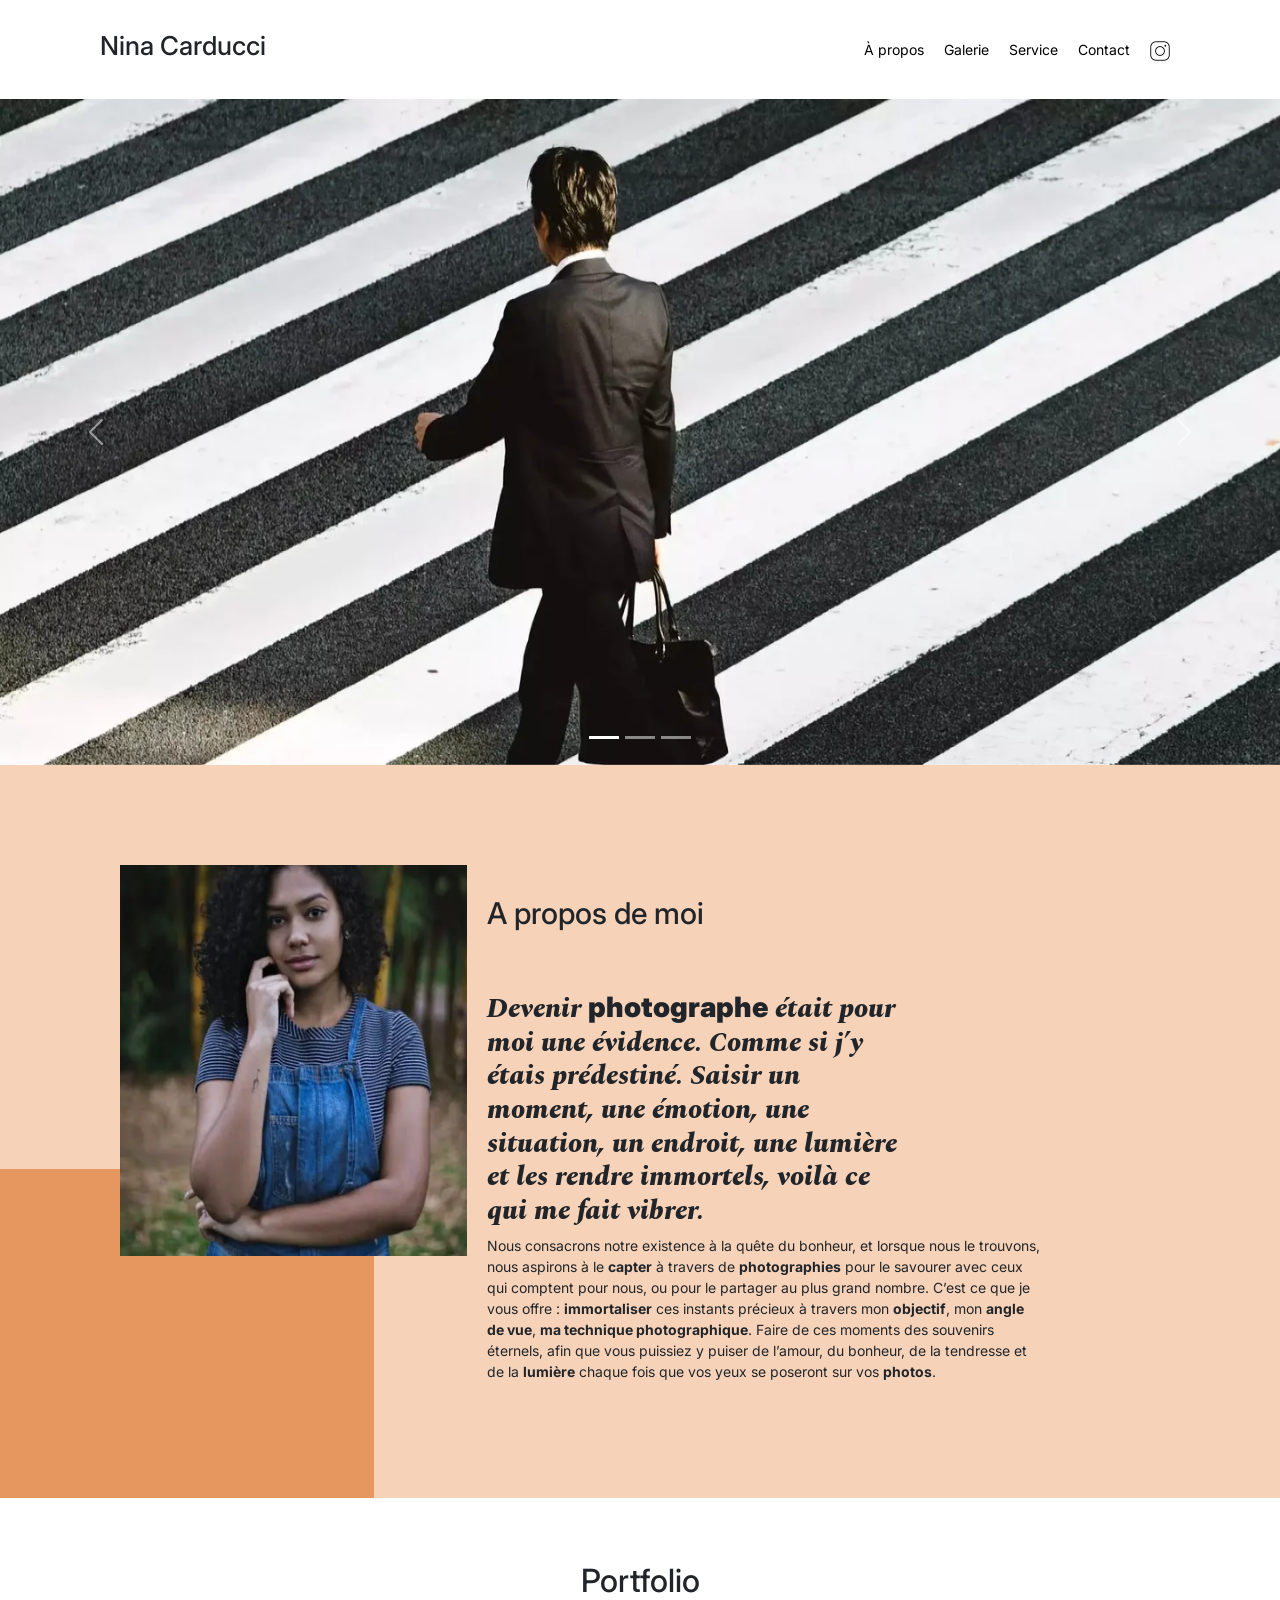
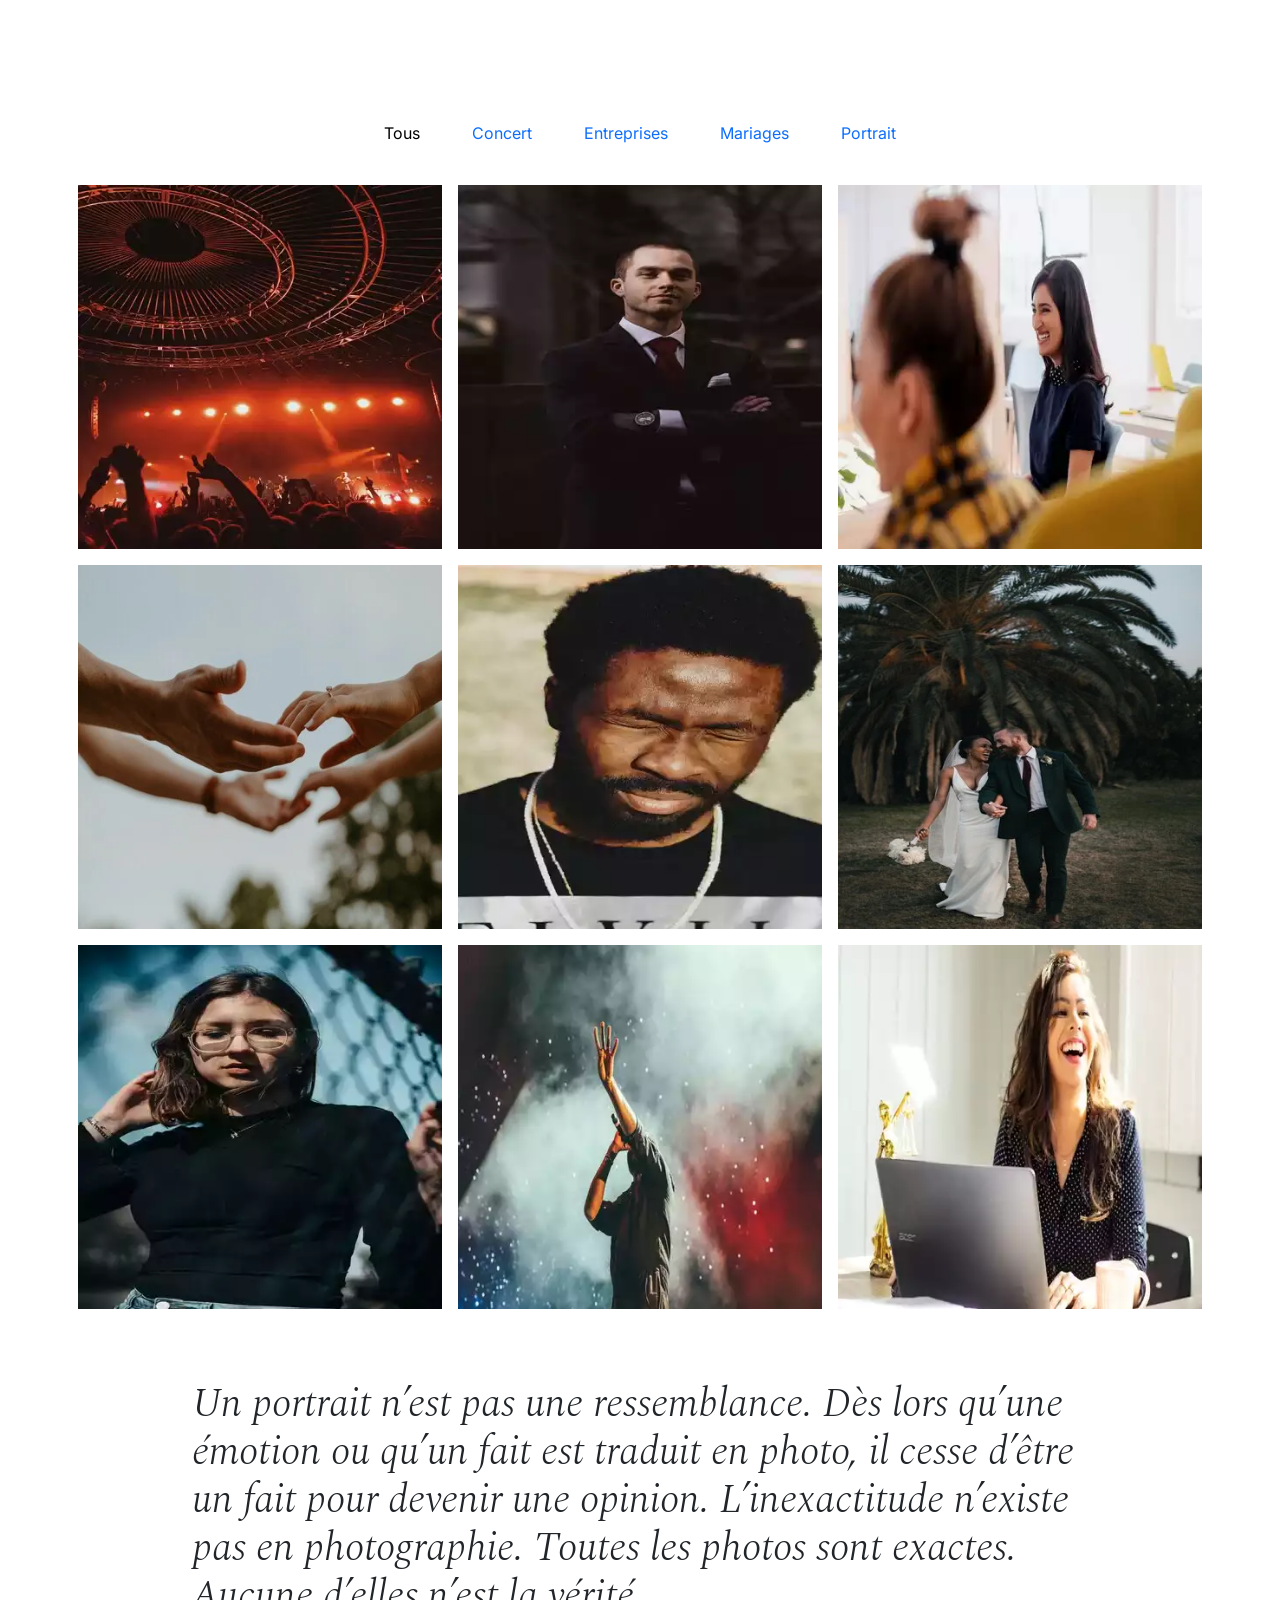
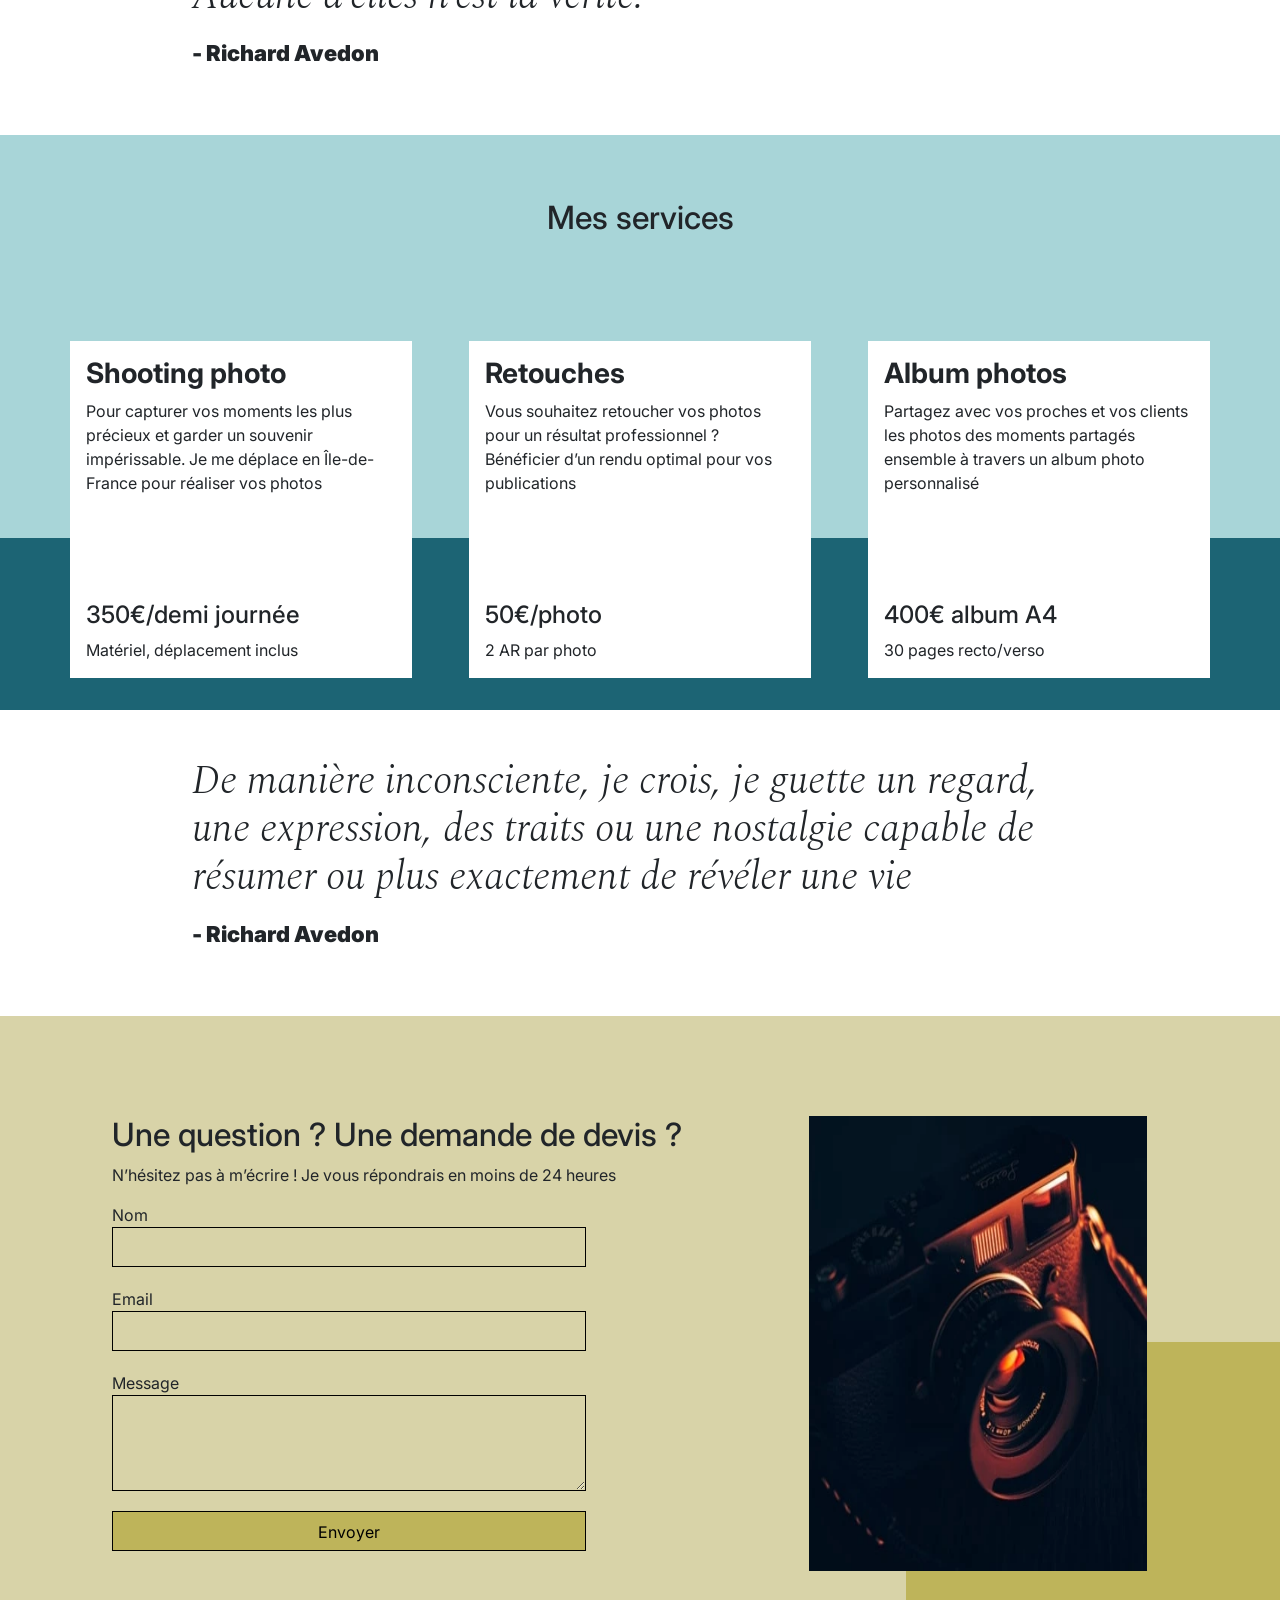
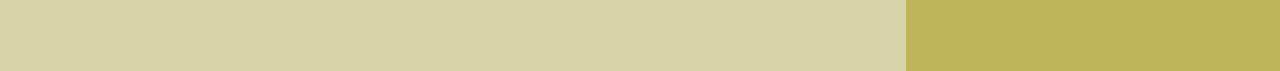
<file: index.html>
<!DOCTYPE html>
<html lang="fr">
	 <!-- ajout language -->
	<head>
		<meta name="viewport" content="width=device-width, initial-scale=1.0">
		<link rel="stylesheet" href="./assets/bootstrap/bootstrap.css">
		<link rel="stylesheet" href="./assets/style.min.css">
		<link rel="preconnect" href="https://fonts.googleapis.com">
		<link rel="preconnect" href="https://fonts.gstatic.com" crossorigin>
		<link href="https://fonts.googleapis.com/css2?family=Inter&family=Spectral:ital,wght@0,400;1,300;1,400;1,800&display=swap" rel="stylesheet">
		<meta charset="UTF-8">
		<script src="./assets/bootstrap/bootstrap.bundle.js"></script>
		<script src="https://code.jquery.com/jquery-3.4.1.min.js" integrity="sha256-CSXorXvZcTkaix6Yvo6HppcZGetbYMGWSFlBw8HfCJo=" crossorigin="anonymous"></script>
		<script src="./assets/gallery.min.js"></script>
		<script src="./assets/scripts.min.js"></script>
		<title>Nina Carducci</title>
		<!-- Ajout des informations d'adresse et de téléphone en tant que méta-informations -->
		<meta name="description" content="Nina Carducci - Photographe professionnelle capturant les moments précieux avec passion et créativité. Contactez-nous pour des séances photo uniques et mémorables.">
		<meta name="address" content="68 avenue Alsace-Lorraine, 33200 Bordeaux">
		<meta name="telephone" content="05 56 67 78 89">
		<meta name="availability" content="Du lundi au vendredi de 10h à 19h">
		<!-- meta pour social media-->
		<meta property="og:title" content="Nina Carducci" />
		<meta property="og:type" content="article" />
		<meta property="og:description" content="Photographe - Bordeaux" />
		<meta property="author" content="Nina Carducci" />
		<meta property="og:image" content="./assets/images/profil-400.webp" />
		<meta property="og:url" content="https://www.instagram.com/ninacarducci.photo/?hl=fr" />
		<meta property="og:title" content="Nina Carducci" />
	</head>
	
<body>
<header>
	<!-- ajout header  -->
	<div class="top-header">
		<!-- modification de h3 à h1 -->
		<h1 class="name">Nina Carducci</h1>
		<!-- PASSER DE H3 A UN H1 EN AJOUTANT PHOTOGRAPHIE -->
		<div class="nav">   
			<ul>
				<li><a href="#about">À propos</a></li>
				<li><a href="#gallery">Galerie</a></li>
				<li><a href="#services">Service</a></li>
				<li><a href="#contact">Contact</a></li>
				<li><a class="social-link" href="https://www.instagram.com/ninacarducci.photo/?hl=fr" target="_blank"><img src="assets/images/instagram.png" alt="Icône Instagram"></a></li>
				<!-- ajout alt 	   -->
			</ul>
		</div>
	</div>
	<div id="header">
		<!-- Utilisation de l'attribut loading="lazy" pour le chargement différé des images -->
		<div id="carouselExampleIndicators" class="carousel slide" data-bs-ride="carousel">
			<div class="carousel-indicators">
				<button type="button" data-bs-target="#carouselExampleIndicators" data-bs-slide-to="0" class="active" aria-current="true" aria-label="Slide 1"></button>
				<button type="button" data-bs-target="#carouselExampleIndicators" data-bs-slide-to="1" aria-label="Slide 2"></button>
				<button type="button" data-bs-target="#carouselExampleIndicators" data-bs-slide-to="2" aria-label="Slide 3"></button>
			</div>
			<div class="carousel-inner">
				<div class="carousel-item active">
					<!-- Ajout de la description "HOMME D'AFFAIRE" pour l'attribut alt -->
					<!-- modification niveau poids img en min.webp -->
					<img src="./assets/images/slider/ryoji-iwata-wUZjnOv7t0g-unsplash-min.webp" class="d-block w-100" alt="HOMME D'AFFAIRE" loading="lazy">
				</div>
				<div class="carousel-item">
					<!-- Ajout de la description "SUPPORTER" pour l'attribut alt -->
					<!-- modification niveau poids img en min.webp -->
					<img src="./assets/images/slider/nicholas-green-nPz8akkUmDI-unsplash-min.webp" class="d-block w-100" alt="SUPPORTER" loading="lazy">
				</div>
				<div class="carousel-item">
					<!-- Ajout de la description "MARIAGE" pour l'attribut alt -->
					<!-- modification niveau poids img en min.webp -->
					<img src="./assets/images/slider/edward-cisneros-3_h6-1NPDGw-unsplash-min.webp" class="d-block w-100" alt="MARIAGE" loading="lazy">
				</div>
			</div>
			<button class="carousel-control-prev" type="button" data-bs-target="#carouselExampleIndicators" data-bs-slide="prev">
				<span class="carousel-control-prev-icon" aria-hidden="true"></span>
				<span class="visually-hidden">Previous</span>
			</button>
			<button class="carousel-control-next" type="button" data-bs-target="#carouselExampleIndicators" data-bs-slide="next">
				<span class="carousel-control-next-icon" aria-hidden="true"></span>
				<span class="visually-hidden">Next</span>
			</button>
		</div>
	</div>
</header>
<main> 
	<!-- ajout main  -->
	<div id="about">
		<div class="picture left">
			<img src="./assets/images/nina.webp" alt="nina">
			<!-- ajout du remplissage alt  -->
			<!-- modification en jpg  -->
		</div>
		<div id="about-me">
			<!-- Titre de section mis à jour de H3 à H2 -->
			<h2 class="about-me__title">A propos de moi</h2>
			<!-- Titre de section mis à jour de H6 à H3 -->
			<h3 class="about-me__introduction">Devenir <strong>photographe</strong> était pour moi une évidence. Comme si j’y étais prédestiné. Saisir un moment, une émotion, une situation, un endroit, une lumière et les rendre immortels, voilà ce qui me fait vibrer.</h3>
			<!-- Paragraphe principal avec ajout de balises <strong> -->
			<p>
				<!-- refonte texte  -->
				Nous consacrons notre existence à la quête du bonheur, et lorsque nous le trouvons, nous aspirons à le <strong>capter</strong> à travers de <strong>photographies</strong> pour le savourer avec ceux qui comptent pour nous, 
				ou pour le partager au plus grand nombre. 
				C’est ce que je vous offre : <strong>immortaliser</strong> ces instants précieux à travers mon <strong>objectif</strong>, 
				mon <strong>angle de vue</strong>, <strong>ma technique photographique</strong>. Faire de ces moments des souvenirs éternels, 
				afin que vous puissiez y puiser de l’amour, du bonheur, de la tendresse et de la <strong>lumière</strong> chaque fois que vos yeux se poseront sur vos <strong>photos</strong>.
			</p>
		</div>
	</div>

	<div id="gallery">
		<!-- Mise à jour du titre de section de H3 à H2 -->
		<h2 class="title">Portfolio</h2>

		<div class="container py-3">
			<!-- Utilisation d'une classe spécifique pour cibler la galerie -->
			<div class="gallery" style="display: none">
				<img data-gallery-tag="Concert" class="gallery-item" src="./assets/images/gallery/concerts/aaron-paul-wnX-fXzB6Cw-unsplash-min.webp" alt="Concert" loading="lazy"/>
				<img data-gallery-tag="Entreprises" class="gallery-item" src="./assets/images/gallery/entreprise/ali-morshedlou-WMD64tMfc4k-unsplash-min.webp" alt="Homme d'affaire" loading="lazy"/>
				<img data-gallery-tag="Entreprises" class="gallery-item" src="./assets/images/gallery/entreprise/jason-goodman-tHO1_OuKbg0-unsplash-min.webp" alt="Secrétaire" loading="lazy"/>
				<img data-gallery-tag="Mariages" class="gallery-item" src="./assets/images/gallery/mariage/hannah-busing-RvF2R_qMpRk-unsplash.webp" alt="Voeux de mariage" loading="lazy"/>
				<img data-gallery-tag="Portrait" class="gallery-item" src="./assets/images/gallery/portraits/ade-tunji-rVkhWWZFAtQ-unsplash-min-min.webp" alt="Portrait" loading="lazy"/>
				<img data-gallery-tag="Mariages" class="gallery-item" src="./assets/images/gallery/mariage/jakob-owens-SiniLJkXhMc-unsplash.webp" alt="Bouquet de mariage" loading="lazy"/>
				<img data-gallery-tag="Portrait" class="gallery-item" src="./assets/images/gallery/portraits/nino-van-prattenburg-443cl1uR_8-unsplash-min-min.webp" alt="Portrait femme" loading="lazy">
				<img data-gallery-tag="Concert" class="gallery-item" src="./assets/images/gallery/concerts/austin-neill-hgO1wFPXl3I-unsplash-min.webp" alt="Artiste en concert" loading="lazy"/>
				<img data-gallery-tag="Entreprises" class="gallery-item" src="./assets/images/gallery/entreprise/mateus-campos-felipe-Fsgzm8N0hIY-unsplash-min.webp" alt="Assitante d'entreprise" loading="lazy"/>
				<!-- ajout de loading="lazy" -->
				<!-- ajout du remplissage alt  -->
				<!-- modification niveau poids img en min.webp -->
			</div>
		</div>
	</div>
	<div class="quote">
		<figure>
			<blockquote>
				<!-- Ajout de balises <strong> autour des mots pertinents -->
				<h1 class="quote__text">Un portrait n’est pas une ressemblance. Dès lors qu’une émotion ou qu’un fait est traduit en photo, il cesse d’être un fait pour devenir une opinion. L’inexactitude n’existe pas en photographie. Toutes les photos sont exactes. Aucune d’elles n’est la vérité.</h1>
			</blockquote>
			<figcaption class="quote__author"><strong>- Richard Avedon</strong></figcaption>
		</figure>
	</div>

	<div id="services">
		<!-- Mise à jour du titre de section de H3 à H2 -->
		<h2 class="title">Mes services</h2>
		<div class="container">
			<div class="service">
				<div class="service__description">
					<!-- Ajout de balises <strong> autour des mots pertinents -->
					<h3><strong>Shooting photo</strong></h3>
					<p>Pour capturer vos moments les plus précieux et garder un souvenir impérissable. Je me déplace en Île-de-France pour réaliser vos photos</p>
				</div>
				<div class="service__price">
					<h4>350€/demi journée</h4>
					<span>Matériel, déplacement inclus</span>
				</div>
			</div>
			<div class="service">
				<div class="service__description">
					<!-- Ajout de balises <strong> autour des mots pertinents -->
					<h3><strong>Retouches</strong></h3>
					<p>Vous souhaitez retoucher vos photos pour un résultat professionnel ? Bénéficier d’un rendu optimal pour vos publications</p>
				</div>
				<div class="service__price">
					<h4>50€/photo</h4>
					<span>2 AR par photo</span>
				</div>
			</div>
			<div class="service">
				<div class="service__description">
					<!-- Ajout de balises <strong> autour des mots pertinents -->
					<h3><strong>Album photos</strong></h3>
					<p>Partagez avec vos proches et vos clients les photos des moments partagés ensemble à travers un album photo personnalisé</p>
				</div>
				<div class="service__price">
					<h4>400€ album A4</h4>
					<span>30 pages recto/verso</span>
				</div>
			</div>
		</div>
	</div>

	<div class="quote">
		<figure>
			<blockquote>
				<!-- Ajout de balises <strong> autour des mots pertinents -->
				<h1 class="quote__text">De manière inconsciente, je crois, je guette un regard, une expression, des traits ou une nostalgie capable de résumer ou plus exactement de révéler une vie</h1>
			</blockquote>
			<figcaption class="quote__author"><strong>- Richard Avedon</strong></figcaption>
		</figure>
	</div>
</main>
<footer id="contact">
	<!-- ajout footer  -->
    <div class="container">
        <div class="form-container">
            <h2>Une question ? Une demande de devis ?</h2>
            <p> N’hésitez pas à m’écrire ! Je vous répondrais en moins de 24 heures</p>
            <form action="" method="post">
				<!-- ajout de for apres label  -->
				<label for="nom">Nom</label>
				<input type="text" id="nom" name="nom">
                <label for="email">Email</label>
                <input type="email" name="email" id="email">
                <label for="message">Message</label>
                <textarea name="message" id="message" cols="30" rows="10"></textarea>
                <input type="submit" value="Envoyer"/>
            </form>
        </div>
		<div class="picture right">
			<img src="./assets/images/camera.webp" loading="lazy" alt="Illustration d'une caméra">
			<!-- ajout de loading="lazy" -->
			<!-- ajout du remplissage alt  -->
			<!-- modification en jpg  -->
		</div>
		
    </div>
</footer>
<script type="application/ld+json">
	{
	  "@context": "https://schema.org/",
	  "@type": ["LocalBusiness", "Service"],
	  "image": "./assets/images/profil-600.webp",
	  "priceRange" : "à partir de 50€",
	  "address": {
		"@type": "PostalAddress",
		"addressLocality": "Bordeaux",
		"postalCode": "33200",
		"streetAddress": "68 avenue Alsace-Lorraine"
	  },

	  "description": "Photographe",
	  "name": "Nina Carducci",
	  "telephone": "0556677889"
	}
  </script>
</body>
</html>
</file>
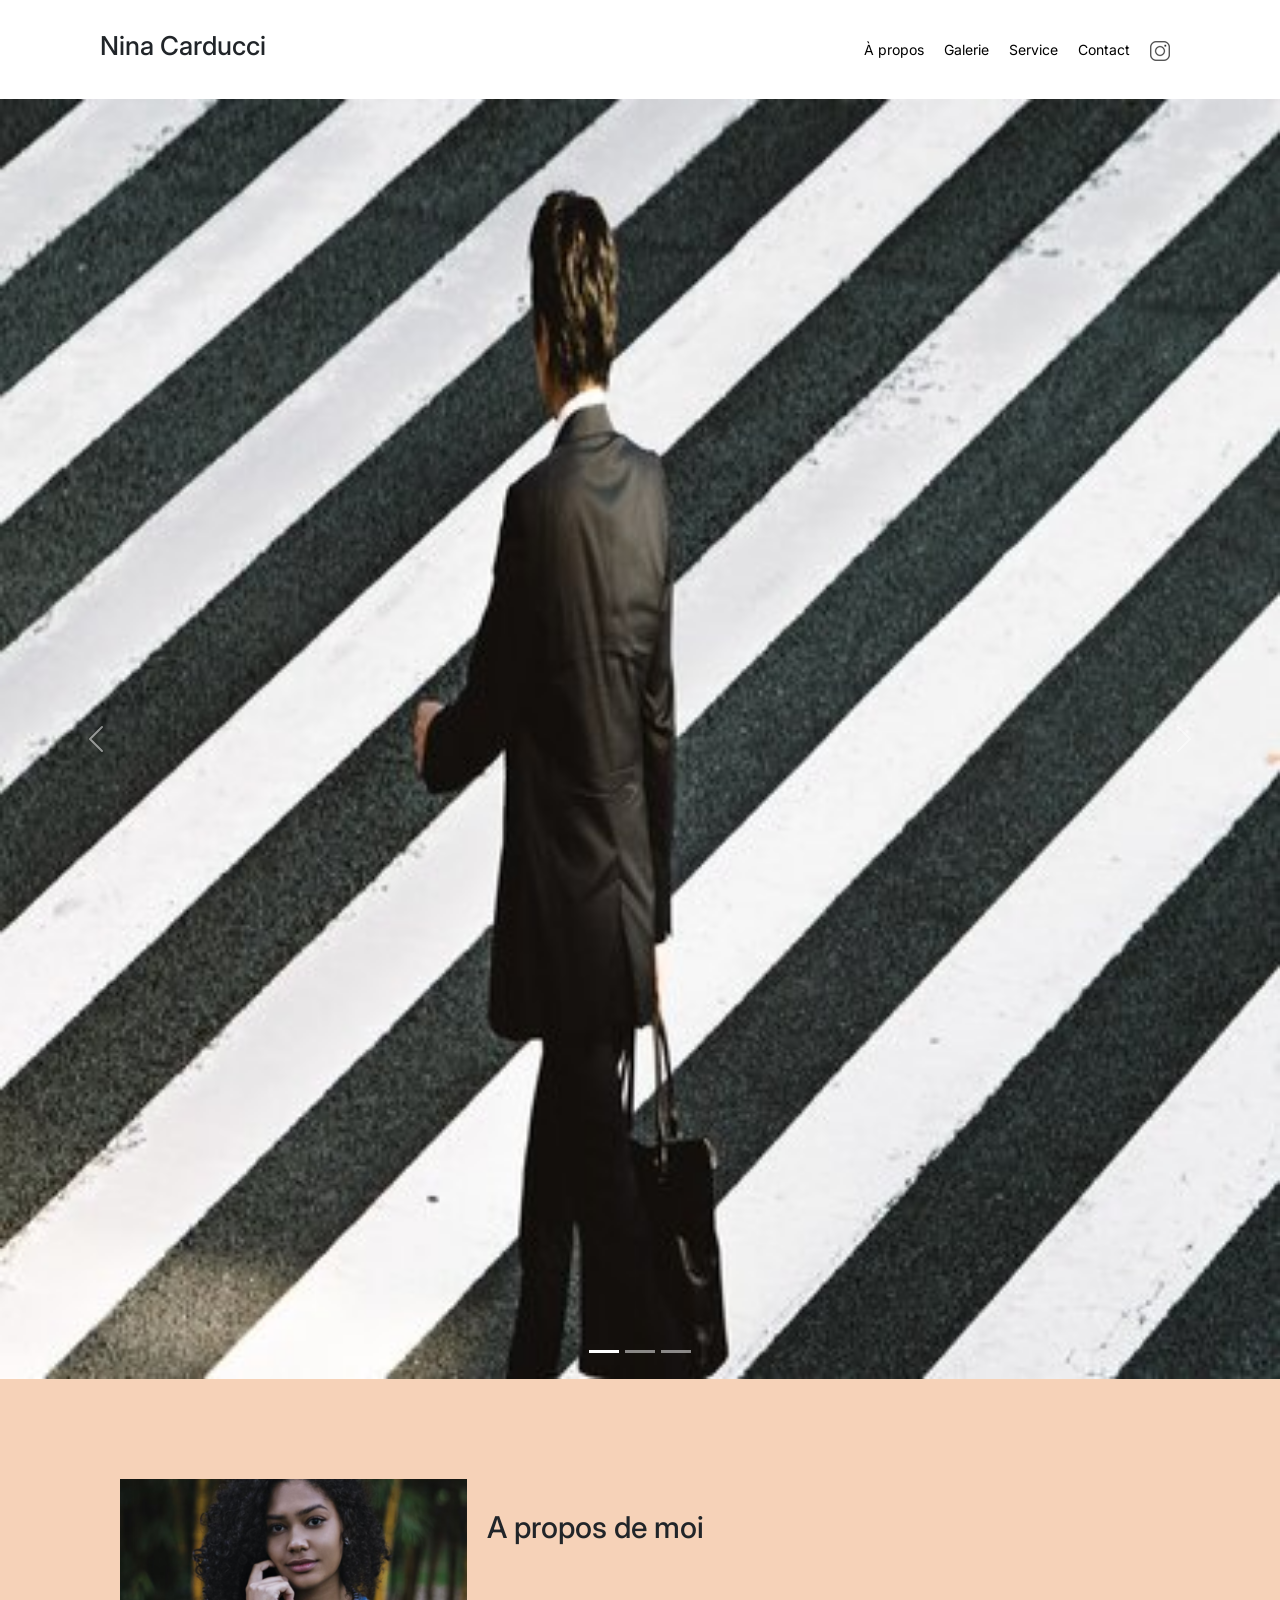
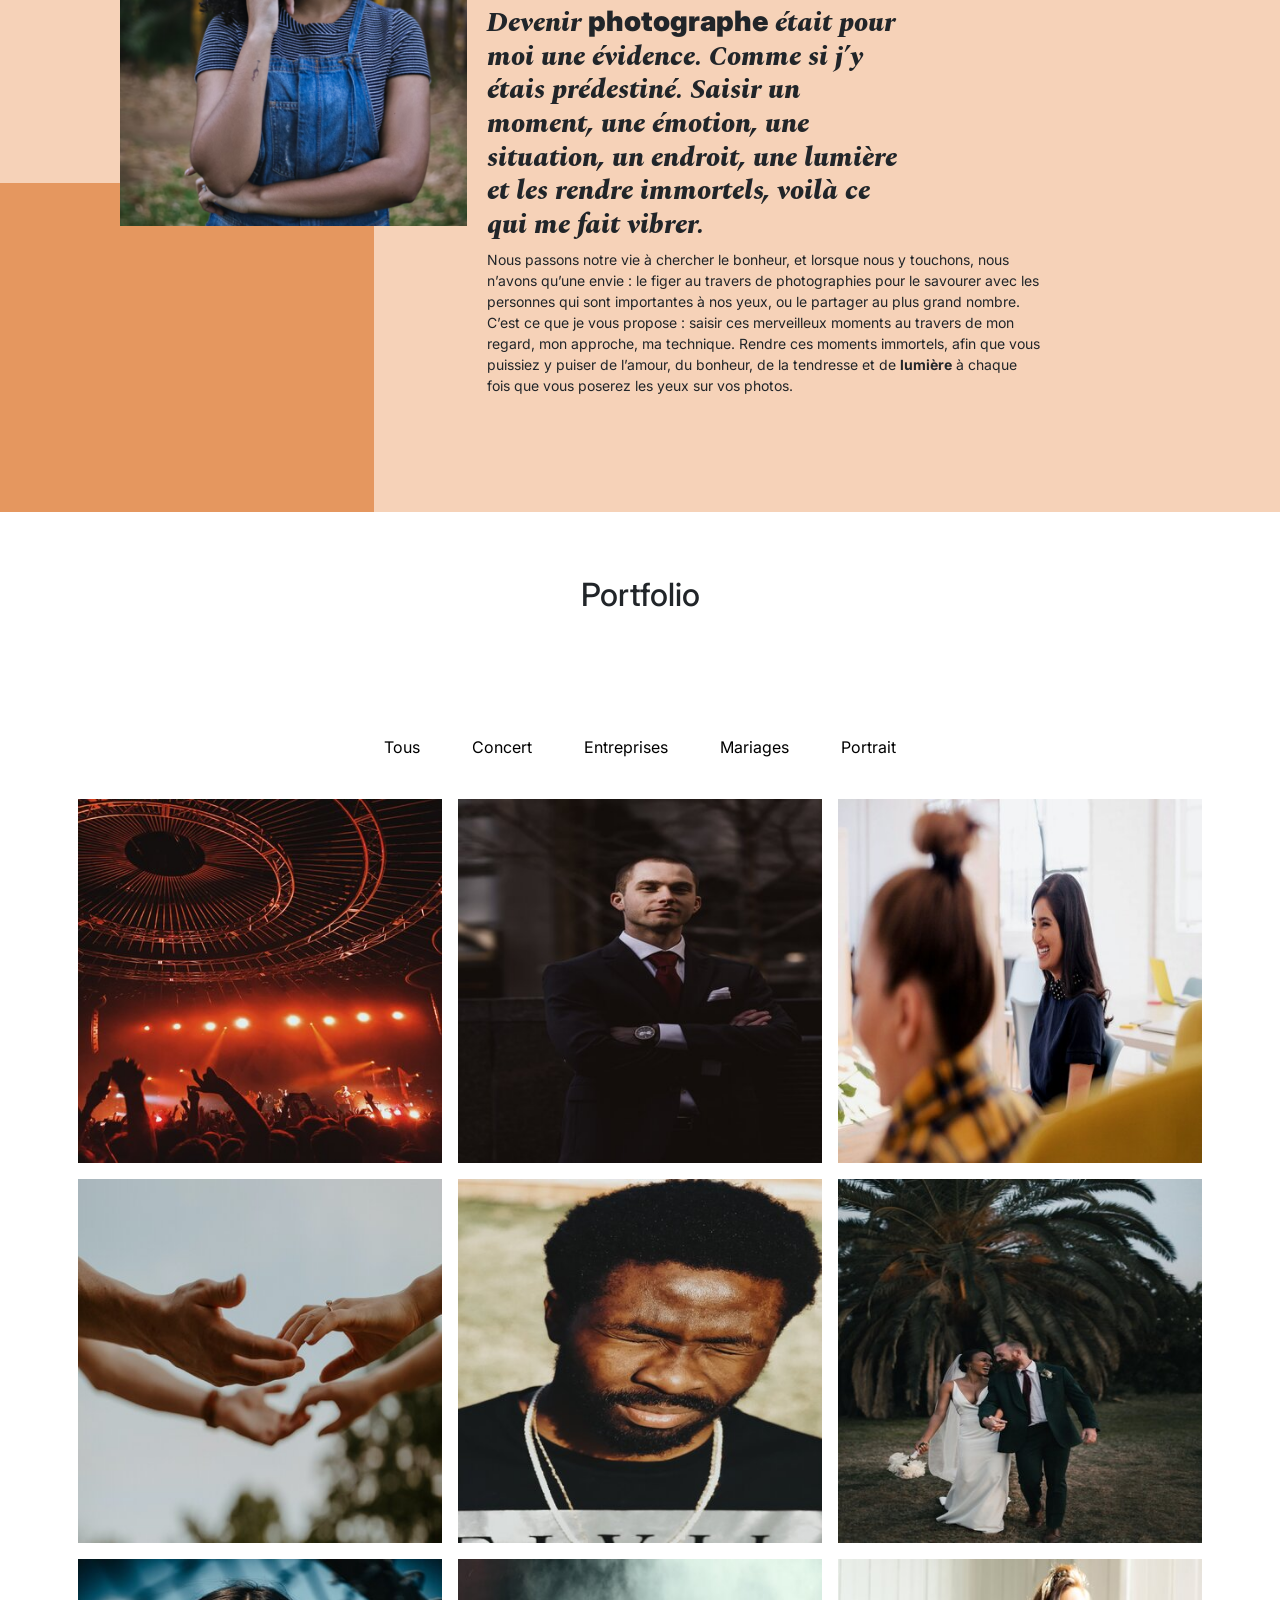
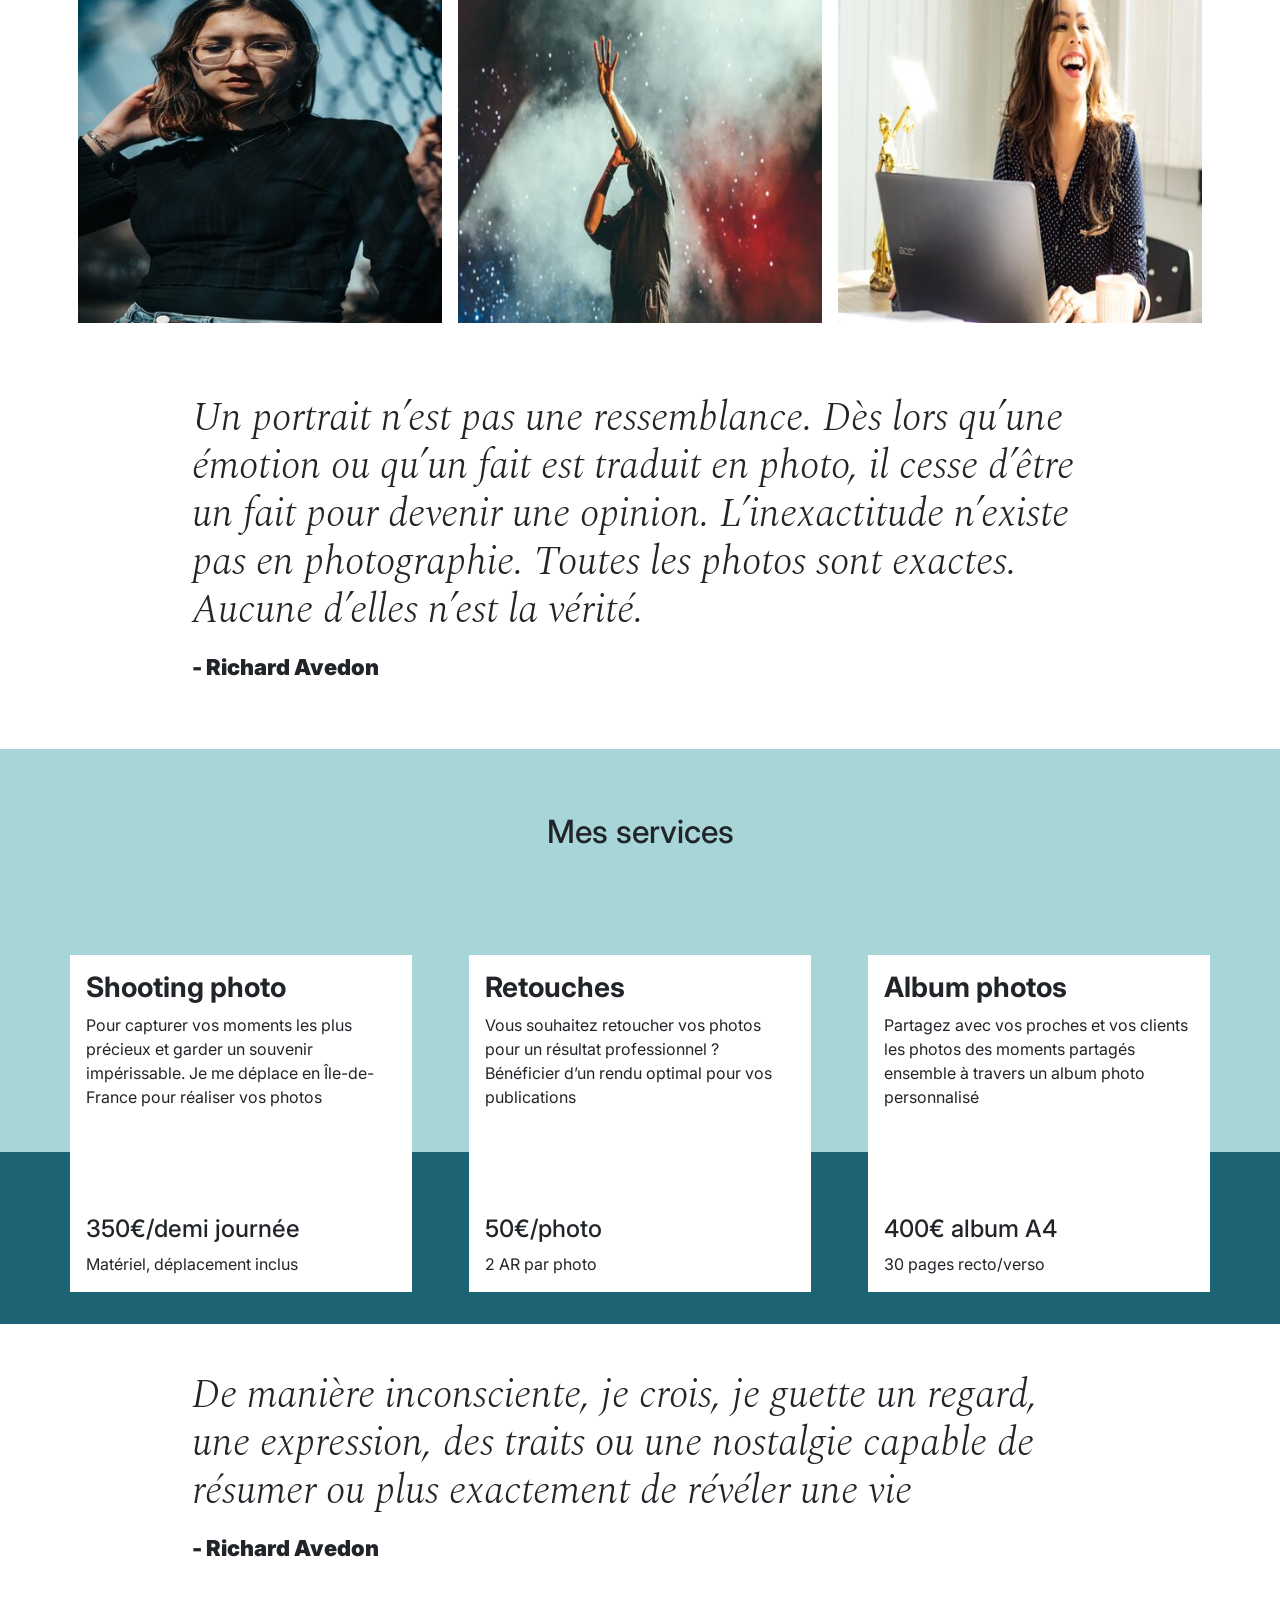
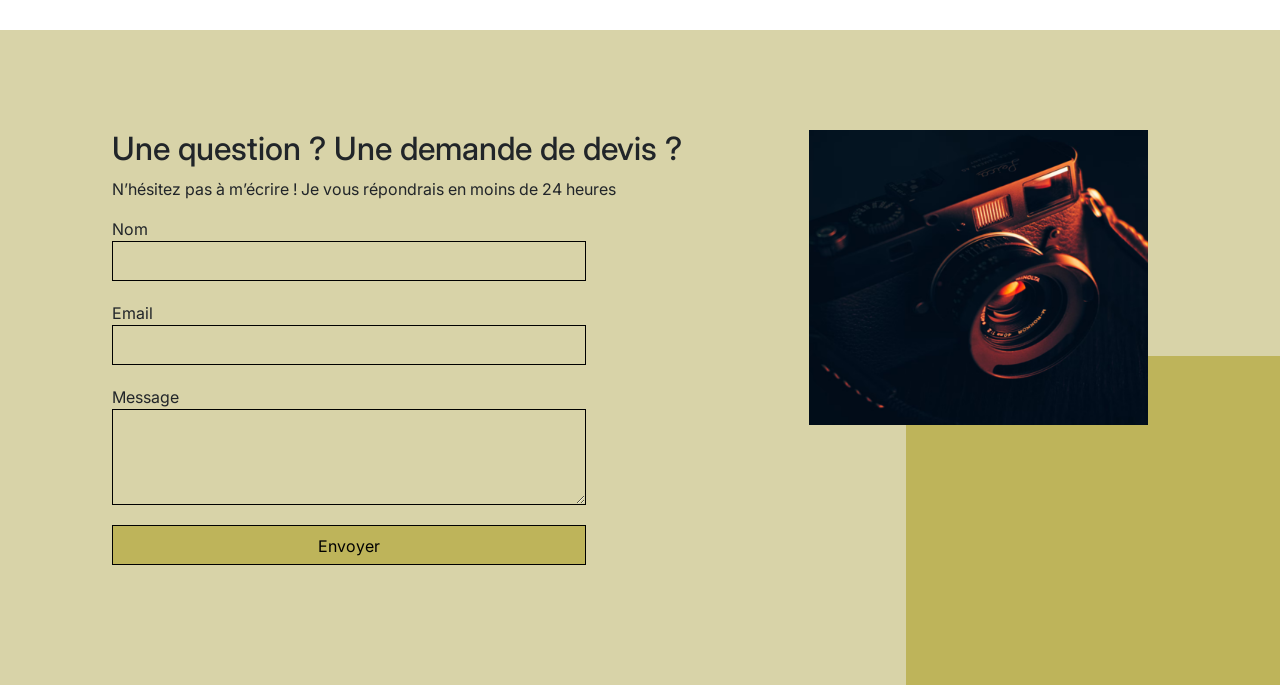
<file: ninacarducci.github.io-main/index.html>
<!DOCTYPE html>
<html lang="fr">
<head>
	<meta name="viewport" content="width=device-width, initial-scale=1.0">
	<link rel="stylesheet" href="./assets/bootstrap/bootstrap.css">
	<link rel="stylesheet" href="./assets/style.css">
	<link rel="preconnect" href="https://fonts.googleapis.com">
	<link rel="preconnect" href="https://fonts.gstatic.com" crossorigin>
	<link href="https://fonts.googleapis.com/css2?family=Inter&family=Spectral:ital,wght@0,400;1,300;1,400;1,800&display=swap" rel="stylesheet">
	<meta charset="UTF-8">
	<script src="./assets/bootstrap/bootstrap.bundle.js"></script>
	<script src="https://code.jquery.com/jquery-3.4.1.min.js" integrity="sha256-CSXorXvZcTkaix6Yvo6HppcZGetbYMGWSFlBw8HfCJo=" crossorigin="anonymous"></script>
	<script src="./assets/maugallery.js"></script>
	<script src="./assets/scripts.js"></script>
	<title>Nina Carducci</title>
</head>
<body>
<header>
	<div class="top-header">
		<h1 class="name">Nina Carducci</h1>
		<!-- PASSER DE H3 A UN H1 EN AJOUTANT PHOTOGRAPHIE -->
		<div class="nav">   
			<ul>
				<li><a href="#about">À propos</a></li>
				<li><a href="#gallery">Galerie</a></li>
				<li><a href="#services">Service</a></li>
				<li><a href="#contact">Contact</a></li>
				<li><a class="social-link" href="https://www.instagram.com/ninacarducci.photo/?hl=fr" target="_blank"><img src="assets/images/instagram.png" alt="Icône Instagram"></a></li>	  
			</ul>
		</div>
	</div>
	<div id="header">
		<!-- Utilisation de l'attribut loading="lazy" pour le chargement différé des images -->
		<div id="carouselExampleIndicators" class="carousel slide" data-bs-ride="carousel">
			<div class="carousel-indicators">
				<button type="button" data-bs-target="#carouselExampleIndicators" data-bs-slide-to="0" class="active" aria-current="true" aria-label="Slide 1"></button>
				<button type="button" data-bs-target="#carouselExampleIndicators" data-bs-slide-to="1" aria-label="Slide 2"></button>
				<button type="button" data-bs-target="#carouselExampleIndicators" data-bs-slide-to="2" aria-label="Slide 3"></button>
			</div>
			<div class="carousel-inner">
				<div class="carousel-item active">
					<!-- Ajout de la description "HOMME D'AFFAIRE" pour l'attribut alt -->
					<img src="./assets/images/slider/ryoji-iwata-wUZjnOv7t0g-unsplash.jpg" class="d-block w-100" alt="HOMME D'AFFAIRE" loading="lazy">
				</div>
				<div class="carousel-item">
					<!-- Ajout de la description "SUPPORTER" pour l'attribut alt -->
					<img src="./assets/images/slider/nicholas-green-nPz8akkUmDI-unsplash.jpg" class="d-block w-100" alt="SUPPORTER" loading="lazy">
				</div>
				<div class="carousel-item">
					<!-- Ajout de la description "MARIAGE" pour l'attribut alt -->
					<img src="./assets/images/slider/edward-cisneros-3_h6-1NPDGw-unsplash.jpg" class="d-block w-100" alt="MARIAGE" loading="lazy">
				</div>
			</div>
			<button class="carousel-control-prev" type="button" data-bs-target="#carouselExampleIndicators" data-bs-slide="prev">
				<span class="carousel-control-prev-icon" aria-hidden="true"></span>
				<span class="visually-hidden">Previous</span>
			</button>
			<button class="carousel-control-next" type="button" data-bs-target="#carouselExampleIndicators" data-bs-slide="next">
				<span class="carousel-control-next-icon" aria-hidden="true"></span>
				<span class="visually-hidden">Next</span>
			</button>
		</div>
	</div>
</header>
<main>
	<div id="about">
		<div class="picture left">
			<img src="./assets/images/nina.png" alt="nina">
		</div>
		<div id="about-me">
			<!-- Titre de section mis à jour de H3 à H2 -->
			<h2 class="about-me__title">A propos de moi</h2>
			<h3 class="about-me__introduction">Devenir <strong>photographe</strong> était pour moi une évidence. Comme si j’y étais prédestiné. Saisir un moment, une émotion, une situation, un endroit, une lumière et les rendre immortels, voilà ce qui me fait vibrer.</h3>
			<!-- Paragraphe principal avec ajout de balises <strong> -->
			<p>Nous passons notre vie à chercher le bonheur, et lorsque nous y touchons, nous n’avons qu’une envie : le figer au travers de photographies pour le savourer avec les personnes qui sont importantes à nos yeux, ou le partager au plus grand nombre.
				C’est ce que je vous propose : saisir ces merveilleux moments au travers de mon regard, mon approche, ma technique. Rendre ces moments immortels, afin que vous puissiez y puiser de l’amour, du bonheur, de la tendresse et de <strong>lumière</strong> à chaque fois que vous poserez les yeux sur vos photos.</p>
		</div>
	</div>

	<div id="gallery">
		<!-- Mise à jour du titre de section de H3 à H2 -->
		<h2 class="title">Portfolio</h2>

		<div class="container py-3">
			<!-- Utilisation d'une classe spécifique pour cibler la galerie -->
			<div class="gallery" style="display: none">
				<img data-gallery-tag="Concert" class="gallery-item" src="./assets/images/gallery/concerts/aaron-paul-wnX-fXzB6Cw-unsplash.jpg" alt="Concert" loading="lazy"/>
				<img data-gallery-tag="Entreprises" class="gallery-item" src="./assets/images/gallery/entreprise/ali-morshedlou-WMD64tMfc4k-unsplash.jpg" alt="Homme d'affaire" loading="lazy"/>
				<img data-gallery-tag="Entreprises" class="gallery-item" src="./assets/images/gallery/entreprise/jason-goodman-tHO1_OuKbg0-unsplash.jpg" alt="Secrétaire" loading="lazy"/>
				<img data-gallery-tag="Mariages" class="gallery-item" src="./assets/images/gallery/mariage/hannah-busing-RvF2R_qMpRk-unsplash.jpg" alt="Voeux de mariage" loading="lazy"/>
				<img data-gallery-tag="Portrait" class="gallery-item" src="./assets/images/gallery/portraits/ade-tunji-rVkhWWZFAtQ-unsplash.jpg" alt="Portrait" loading="lazy"/>
				<img data-gallery-tag="Mariages" class="gallery-item" src="./assets/images/gallery/mariage/jakob-owens-SiniLJkXhMc-unsplash.jpg" alt="Bouquet de mariage" loading="lazy"/>
				<img data-gallery-tag="Portrait" class="gallery-item" src="./assets/images/gallery/portraits/nino-van-prattenburg--443cl1uR_8-unsplash.jpg" alt="Portrait femme" loading="lazy">
				<img data-gallery-tag="Concert" class="gallery-item" src="./assets/images/gallery/concerts/austin-neill-hgO1wFPXl3I-unsplash.jpg" alt="Artiste en concert" loading="lazy"/>
				<img data-gallery-tag="Entreprises" class="gallery-item" src="./assets/images/gallery/entreprise/mateus-campos-felipe-Fsgzm8N0hIY-unsplash.jpg" alt="Assitante d'entreprise" loading="lazy"/>
			</div>
		</div>
	</div>
	<div class="quote">
		<figure>
			<blockquote>
				<!-- Ajout de balises <strong> autour des mots pertinents -->
				<h1 class="quote__text">Un portrait n’est pas une ressemblance. Dès lors qu’une émotion ou qu’un fait est traduit en photo, il cesse d’être un fait pour devenir une opinion. L’inexactitude n’existe pas en photographie. Toutes les photos sont exactes. Aucune d’elles n’est la vérité.</h1>
			</blockquote>
			<figcaption class="quote__author"><strong>- Richard Avedon</strong></figcaption>
		</figure>
	</div>

	<div id="services">
		<!-- Mise à jour du titre de section de H3 à H2 -->
		<h2 class="title">Mes services</h2>
		<div class="container">
			<div class="service">
				<div class="service__description">
					<!-- Ajout de balises <strong> autour des mots pertinents -->
					<h3><strong>Shooting photo</strong></h3>
					<p>Pour capturer vos moments les plus précieux et garder un souvenir impérissable. Je me déplace en Île-de-France pour réaliser vos photos</p>
				</div>
				<div class="service__price">
					<h4>350€/demi journée</h4>
					<span>Matériel, déplacement inclus</span>
				</div>
			</div>
			<div class="service">
				<div class="service__description">
					<!-- Ajout de balises <strong> autour des mots pertinents -->
					<h3><strong>Retouches</strong></h3>
					<p>Vous souhaitez retoucher vos photos pour un résultat professionnel ? Bénéficier d’un rendu optimal pour vos publications</p>
				</div>
				<div class="service__price">
					<h4>50€/photo</h4>
					<span>2 AR par photo</span>
				</div>
			</div>
			<div class="service">
				<div class="service__description">
					<!-- Ajout de balises <strong> autour des mots pertinents -->
					<h3><strong>Album photos</strong></h3>
					<p>Partagez avec vos proches et vos clients les photos des moments partagés ensemble à travers un album photo personnalisé</p>
				</div>
				<div class="service__price">
					<h4>400€ album A4</h4>
					<span>30 pages recto/verso</span>
				</div>
			</div>
		</div>
	</div>

	<div class="quote">
		<figure>
			<blockquote>
				<!-- Ajout de balises <strong> autour des mots pertinents -->
				<h1 class="quote__text">De manière inconsciente, je crois, je guette un regard, une expression, des traits ou une nostalgie capable de résumer ou plus exactement de révéler une vie</h1>
			</blockquote>
			<figcaption class="quote__author"><strong>- Richard Avedon</strong></figcaption>
		</figure>
	</div>
</main>
<footer id="contact">
    <div class="container">
        <div class="form-container">
            <h2>Une question ? Une demande de devis ?</h2>
            <p> N’hésitez pas à m’écrire ! Je vous répondrais en moins de 24 heures</p>
            <form action="" method="post">
				<label for="nom">Nom</label>
				<input type="text" id="nom" name="nom">
				
                <label for="email">Email</label>
                <input type="email" name="email" id="email">
                <label for="message">Message</label>
                <textarea name="message" id="message" cols="30" rows="10"></textarea>
                <input type="submit" value="Envoyer"/>
            </form>
        </div>
		<div class="picture right">
			<!-- Ajout de l'attribut alt pour une meilleure accessibilité -->
			<img src="./assets/images/camera.png" loading="lazy" alt="Illustration d'une caméra">
		</div>
		
    </div>
</footer>
</body>
</html>
</file>
<file: ninacarducci.github.io-main/assets/style.css>
body {
	max-width: 1920px;
	margin: auto;
}
* {
	font-family: 'Inter';
	font-style: normal;
}
.top-header {
	background-color: white;
	position: sticky;
	top:0;
	z-index: 1000;
	display: flex;
	justify-content: space-between;
	padding-inline: 100px;
	padding-block: 30px;
	align-items: center;
}

.top-header .name {
	font-size: 26px;
}

.nav ul {
	display: flex;
	list-style-type: none;
	font-size: 14px;
	margin-bottom: 0;
}

.nav li {
	padding-inline: 10px;
}

.nav a {
	text-decoration: none;
	color: #000
}

.social-link img {
	width: 20px;
}

#about {
	display: flex;
	background-color: #F6D2B8;
	padding-inline: 100px;
	padding-block: 100px;
	position: relative;
}

.picture.left::before {
	content: ' ';
	background-color: #E5975F;
	width: 374px;
	height: 329px;
	position: absolute;
	bottom: 0;
	left: 0;
	z-index: -1;
}

.picture {
	flex: 1;
	margin: 0 20px;
	z-index: 0;
}

.picture img {
	width: 100%;

}
#about-me {
	flex: 2
}
.about-me__title {
	margin-top: 1em;
	margin-bottom: 60px;
	font-size: 30px;
}
.about-me__introduction {
	font-family: 'Spectral';
	font-weight: 800;
	font-style: italic;
	width: 60%;
}
#about-me p {
	width: 80%;
	font-size: 14px;
}

#gallery {
	/*	min-height: 100vh; */
}
.title{
	text-align: center;
	padding-block: 2em;
}
.gallery .nav {
	justify-content: center;
}
.nav-pills .nav-link.active, .nav-pills .show > .nav-link {
	color: #fff;
	background-color: #BEB45A;
	border-radius:0 ;
}
.nav-link.active.active-tag {
	color: #000;
	background-color: #fff;
}
.nav-pills .nav-link {
	color: #000
}
.item-column {
	position: relative;
	margin-bottom: 0 !important;
	padding: 0;
}
.item-column::after{
	content: "";
	display: block;
	padding-bottom: 100%;

}
.gallery-item {
	position: absolute;
	width: 100%;
	height: 100%;
	object-fit: cover;
	padding: .5em;
}
.mg-prev, .mg-next {
	width: 30px;
	height: 30px;
	border-radius: 00%;
	justify-content: center;
	align-items: center;
	display: flex;
	font-size: 24px;
}

.quote {
	font-family: 'Spectral';
	font-style: italic;
	width: 70%;
	margin: auto;
	padding-block: 3em;
}
.quote__text {
	font-family: Spectral;
	font-style: italic;
	font-weight: 300;

}
.quote__author {
	font-family: Spectral;
	font-weight: 800;
	font-size: 22px;
}

#services {
	margin: auto;
	background-color: #A8D5D8 ;
	position: relative;
}
#services .container::before{
	content: ' ';
	background-color: #1C6474;
	position: absolute;
	width: 100%;
	height: 30%;
	bottom: 0;
	left: 0;
	z-index: 0;
}

#services .container {
	justify-content: space-between;
	display: flex;
	padding : 2em 0;

}

.service {
	background-color: white;
	max-width: 390px;
	width: 30%;
	height: 337px;
	padding: 1em;
	display: flex;
	flex-direction: column;
	justify-content: space-between;
	z-index: 1;
}

#contact {
	margin: auto;
	background-color: #D8D3A8 ;
	position: relative;
	padding-inline: 100px;
	padding-block: 100px;
}

#contact .container {
	display: flex;
}
.picture.right::before {
	content: ' ';
	background-color: #BEB45A;
	width: 374px;
	height: 329px;
	position: absolute;
	bottom: 0;
	right: 0;
	z-index: -1;
}
.form-container {
	flex : 2;

}
form {
	display: flex;
	flex-direction: column;
	width: 70%;
	align-items: flex-start;
}

form input {
	width: 100%;
	background-color: transparent;
	border: solid 1px;
	height: 2.5em;
	margin-bottom: 20px;
}

form textarea {
	width: 100%;
	background-color: transparent;
	border: solid 1px;
	height: 5em;
	line-height: 2.5em;
	font-size: 1.2em;
	margin-bottom: 20px;
}
input[type="submit"] {
	background-color: #BEB45A;
	padding: .5em 1em
}

@media all and (max-width: 1180px) {
	.picture {
		flex : 2;
	}
	#about, #contact .container {
		align-items: center;
	}
	.about-me__title {
		margin-top: 0;
		margin-bottom: 1em;
	}
	#about-me h6, #about-me p {
		width: 100%;
	}
}

@media all and (max-width: 1000px) {
	#about{
		flex-direction: column;

	}
	.picture {
		width: 50%;
	}
	.picture.left::before {
		width: 100%;
		height: 30%;
		position: absolute;
		bottom: auto;
		top: 0;
		left: 0;
		z-index: -1;
	}
	.about-me__title{
		text-align: center;
		margin-top: 1em;
	}
	#services .container {
		flex-direction: column;
	}
	.service {
		width: 100%;
		max-width: 100%;
		height: auto;
		margin: 2em 0
	}
	.service__description{
		margin-bottom: 1em;
	}

	#services .container::before{
		width: 30%;
		height: 100%;
		bottom: 0;
		right: 0;
		left: auto;
		z-index: 0;
	}

	#contact .container {
		flex-direction: column;
	}
	#contact .picture.right {
		margin-top: 1em;
	}
	.picture.right::before {
		width: 100%;
		height: 30%;
		position: absolute;
		bottom: 0;
		right: 0;
		z-index: -1;
	}
}

@media all and (max-width: 650px) {
	.top-header {
		flex-direction: column;
		padding-inline: 0;
	}
	.top-header .nav, .top-header .nav ul {
		width: 100%;
		padding: 0 0 0 0;
	}
	.top-header .nav li {
		flex: 1;
		padding-block: 1em;
		text-align: center;
	}
	.picture.left::before, .picture.right::before {
		height: 150px;
	}
	#services .container {
		align-items: center;
	}
	.service {
		max-width: 90%;
	}
	#about, #contact {
		padding-inline: 2em;
		padding-block: 2em;
	}
	form {
		width: 100%;
	}
	.picture {
		width: 80%;
	}
}
</file>
<file: assets/style.min.css>
body{max-width:1920px;margin:auto}*{font-family:'Inter';font-style:normal}.top-header{background-color:#fff;position:sticky;top:0;z-index:1000;display:flex;justify-content:space-between;padding-inline:100px;padding-block:30px;align-items:center}.top-header .name{font-size:26px}.d-block.w-100{height:666px}.nav ul{display:flex;list-style-type:none;font-size:14px;margin-bottom:0}.nav li{padding-inline:10px}.nav a{text-decoration:none;color:#000}.social-link img{width:100%;max-width:20px;height:20px}#about{display:flex;background-color:#F6D2B8;padding-inline:100px;padding-block:100px;position:relative}.picture.left::before{content:' ';background-color:#E5975F;width:374px;height:329px;position:absolute;bottom:0;left:0;z-index:-1}.picture{flex:1;margin:0 20px;z-index:0}.picture img{width:100%;max-width:560px;height:390.9px}#contact img{width:100%;max-width:338px;height:454.4px}#about-me{flex:2}.about-me__title{margin-top:1em;margin-bottom:60px;font-size:30px}.about-me__introduction{font-family:'Spectral';font-weight:800;font-style:italic;width:60%}#about-me p{width:80%;font-size:14px}.img-fluid{width:100%;height:auto}.title{text-align:center;padding-block:2em}.gallery .nav{justify-content:center}.nav-pills .nav-link.active,.nav-pills .show>.nav-link{color:#000;background-color:#fff;border-radius:0}.item-column{position:relative;margin-bottom:0!important;padding:0}.item-column::after{content:"";display:block;padding-bottom:100%}.gallery-item{position:absolute;width:100%;height:100%;object-fit:cover;padding:.5em}.mg-prev,.mg-next{width:30px;height:30px;border-radius:0%;justify-content:center;align-items:center;display:flex;font-size:24px}.quote{font-family:'Spectral';font-style:italic;width:70%;margin:auto;padding-block:3em}.quote__text{font-family:Spectral;font-style:italic;font-weight:300}.quote__author{font-family:Spectral;font-weight:800;font-size:22px}#services{margin:auto;background-color:#A8D5D8;position:relative}#services .container::before{content:' ';background-color:#1C6474;position:absolute;width:100%;height:30%;bottom:0;left:0;z-index:0}#services .container{justify-content:space-between;display:flex;padding:2em 0}.service{background-color:#fff;max-width:390px;width:30%;height:337px;padding:1em;display:flex;flex-direction:column;justify-content:space-between;z-index:1}#contact{margin:auto;background-color:#D8D3A8;position:relative;padding-inline:100px;padding-block:100px}#contact .container{display:flex}.picture.right::before{content:' ';background-color:#BEB45A;width:374px;height:329px;position:absolute;bottom:0;right:0;z-index:-1}.form-container{flex:2}form{display:flex;flex-direction:column;width:70%;align-items:flex-start}form input{width:100%;background-color:transparent;border:solid 1px;height:2.5em;margin-bottom:20px}form textarea{width:100%;background-color:transparent;border:solid 1px;height:5em;line-height:2.5em;font-size:1.2em;margin-bottom:20px}input[type="submit"]{background-color:#BEB45A;padding:.5em 1em}@media all and (max-width:1180px){.picture{flex:2}#about,#contact .container{align-items:center}.about-me__title{margin-top:0;margin-bottom:1em}#about-me h6,#about-me p{width:100%}}@media all and (max-width:1000px){#about{flex-direction:column}.picture{width:50%}.picture.left::before{width:100%;height:30%;position:absolute;bottom:auto;top:0;left:0;z-index:-1}.about-me__title{text-align:center;margin-top:1em}#services .container{flex-direction:column}.service{width:100%;max-width:100%;height:auto;margin:2em 0}.service__description{margin-bottom:1em}#services .container::before{width:30%;height:100%;bottom:0;right:0;left:auto;z-index:0}#contact .container{flex-direction:column}#contact .picture.right{margin-top:1em}.picture.right::before{width:100%;height:30%;position:absolute;bottom:0;right:0;z-index:-1}}@media all and (max-width:650px){.top-header{flex-direction:column;padding-inline:0}.top-header .nav,.top-header .nav ul{width:100%;padding:0 0 0 0}.top-header .nav li{flex:1;padding-block:1em;text-align:center}.picture.left::before,.picture.right::before{height:150px}#services .container{align-items:center}.service{max-width:90%}#about,#contact{padding-inline:2em;padding-block:2em}form{width:100%}.picture{width:80%}}
</file>
